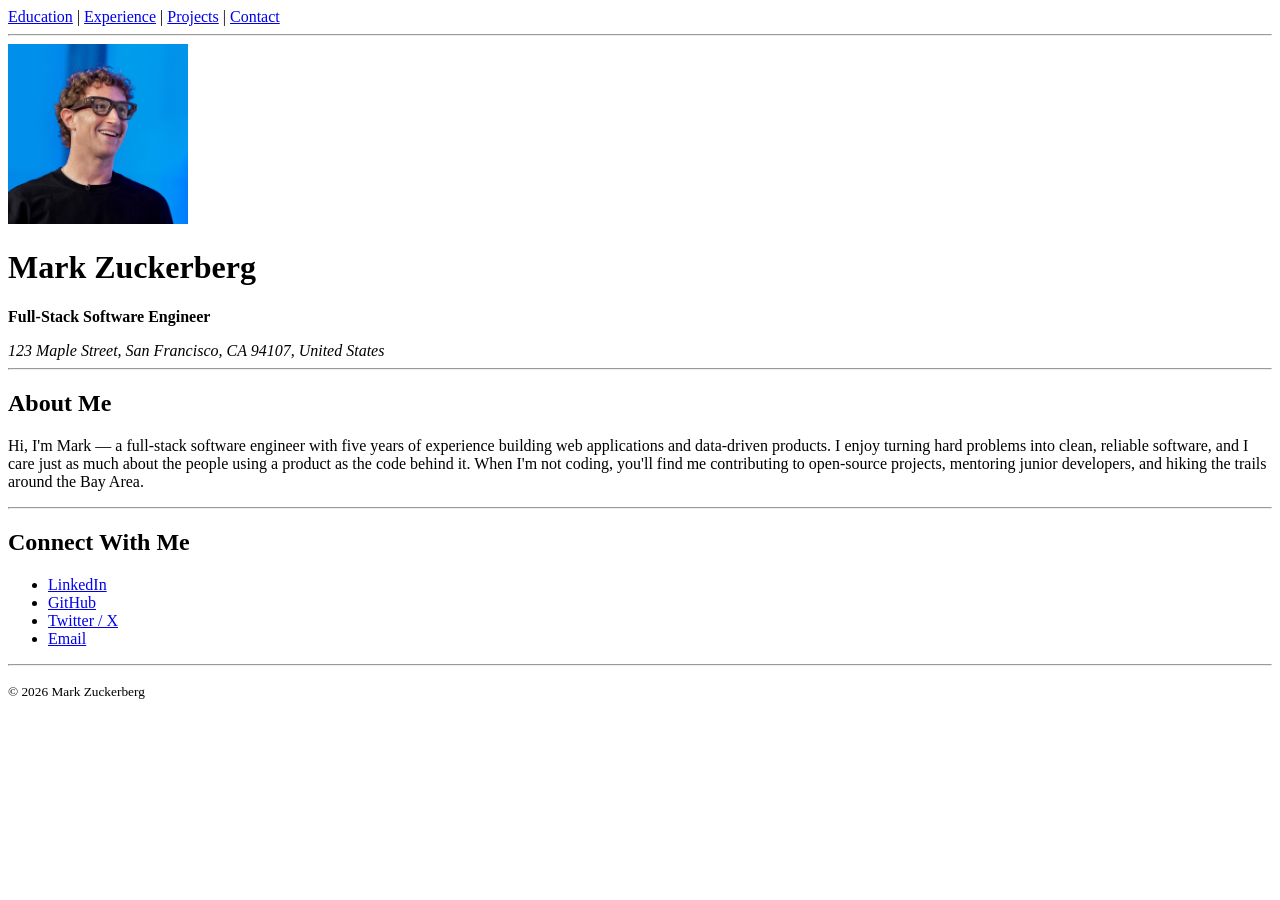
<file: portfolio/index.html>
<!DOCTYPE html>
<html lang="en">

<head>
  <meta charset="UTF-8">
  <meta name="viewport" content="width=device-width, initial-scale=1.0">
  <title>Mark Zuckerberg</title>
</head>

<body>

  <!-- ===== Navigation Bar (same on every page) ===== -->
  <nav>
    <a href="html/education.html">Education</a> |
    <a href="html/experience.html">Experience</a> |
    <a href="html/projects.html">Projects</a> |
    <a href="html/contact.html">Contact</a>
  </nav>

  <hr>

  <!-- ===== Profile Header ===== -->
  <header>
    <img src="images/Mark-Profile.jpg" alt="Profile photo of Mark Zuckerberg" width="180" height="180">
    <h1>Mark Zuckerberg</h1>
    <p><strong>Full-Stack Software Engineer</strong></p>
    <address>
      123 Maple Street, San Francisco, CA 94107, United States
    </address>
  </header>

  <hr>

  <!-- ===== Bio ===== -->
  <section>
    <h2>About Me</h2>
    <p>
      Hi, I'm Mark — a full-stack software engineer with five years of experience
      building web applications and data-driven products. I enjoy turning hard
      problems into clean, reliable software, and I care just as much about the
      people using a product as the code behind it. When I'm not coding, you'll
      find me contributing to open-source projects, mentoring junior developers,
      and hiking the trails around the Bay Area.
    </p>
  </section>

  <hr>

  <!-- ===== Social Links ===== -->
  <section>
    <h2>Connect With Me</h2>
    <ul>
      <li><a href="https://www.linkedin.com/in/yourusername">LinkedIn</a></li>
      <li><a href="https://github.com/yourusername">GitHub</a></li>
      <li><a href="https://twitter.com/yourusername">Twitter / X</a></li>
      <li><a href="mailto:mark.zuckerberg@example.com">Email</a></li>
    </ul>
  </section>

  <hr>

  <footer>
    <p><small>&copy; 2026 Mark Zuckerberg</small></p>
  </footer>

</body>

</html>
</file>
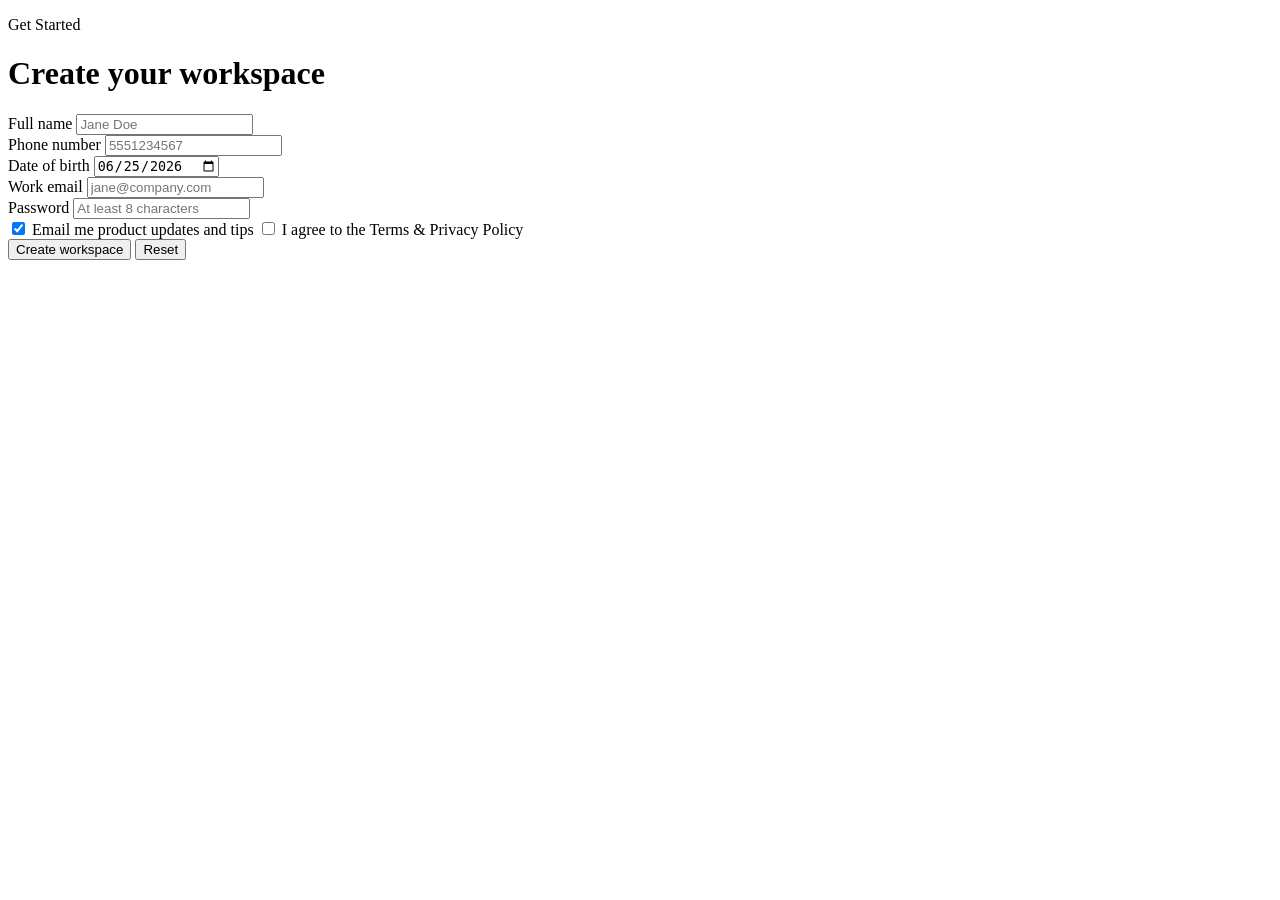
<file: lab/form/form1.html>
<!DOCTYPE html>
<html lang="en">

<head>
  <meta charset="UTF-8">
  <meta name="viewport" content="width=device-width, initial-scale=1.0">
  <title>Create your workspace</title>
  <link href="https://fonts.googleapis.com/css2?family=Baloo+2:wght@400;500;600;700;800&display=swap" rel="stylesheet">
  <!-- <link rel="stylesheet" href="form1.css"> -->
</head>

<body>
  <form class="card">
    <div class="card-header">
      <p class="eyebrow"><span class="dot"></span>Get Started</p>
      <h1>Create your workspace</h1>
    </div>

    <div class="card-body">
      <div class="field">
        <label for="name">Full name</label>
        <input type="text" id="name" placeholder="Jane Doe">
      </div>

      <div class="field">
        <label for="phone">Phone number</label>
        <input type="number" id="phone" placeholder="5551234567">
      </div>

      <div class="field">
        <label for="dob">Date of birth</label>
        <input type="date" id="dob" value="2026-06-25">
      </div>

      <div class="field">
        <label for="email">Work email</label>
        <input type="email" id="email" placeholder="jane@company.com">
      </div>

      <div class="field">
        <label for="password">Password</label>
        <input type="password" id="password" placeholder="At least 8 characters">
      </div>

      <label class="check">
        <input type="checkbox" checked>
        <span>Email me product updates and tips</span>
      </label>

      <label class="check">
        <input type="checkbox">
        <span>I agree to the Terms &amp; Privacy Policy</span>
      </label>

      <div class="buttons">
        <button type="submit" class="btn-primary">Create workspace</button>
        <button type="reset" class="btn-secondary">Reset</button>
      </div>
    </div>
  </form>
</body>

</html>
</file>
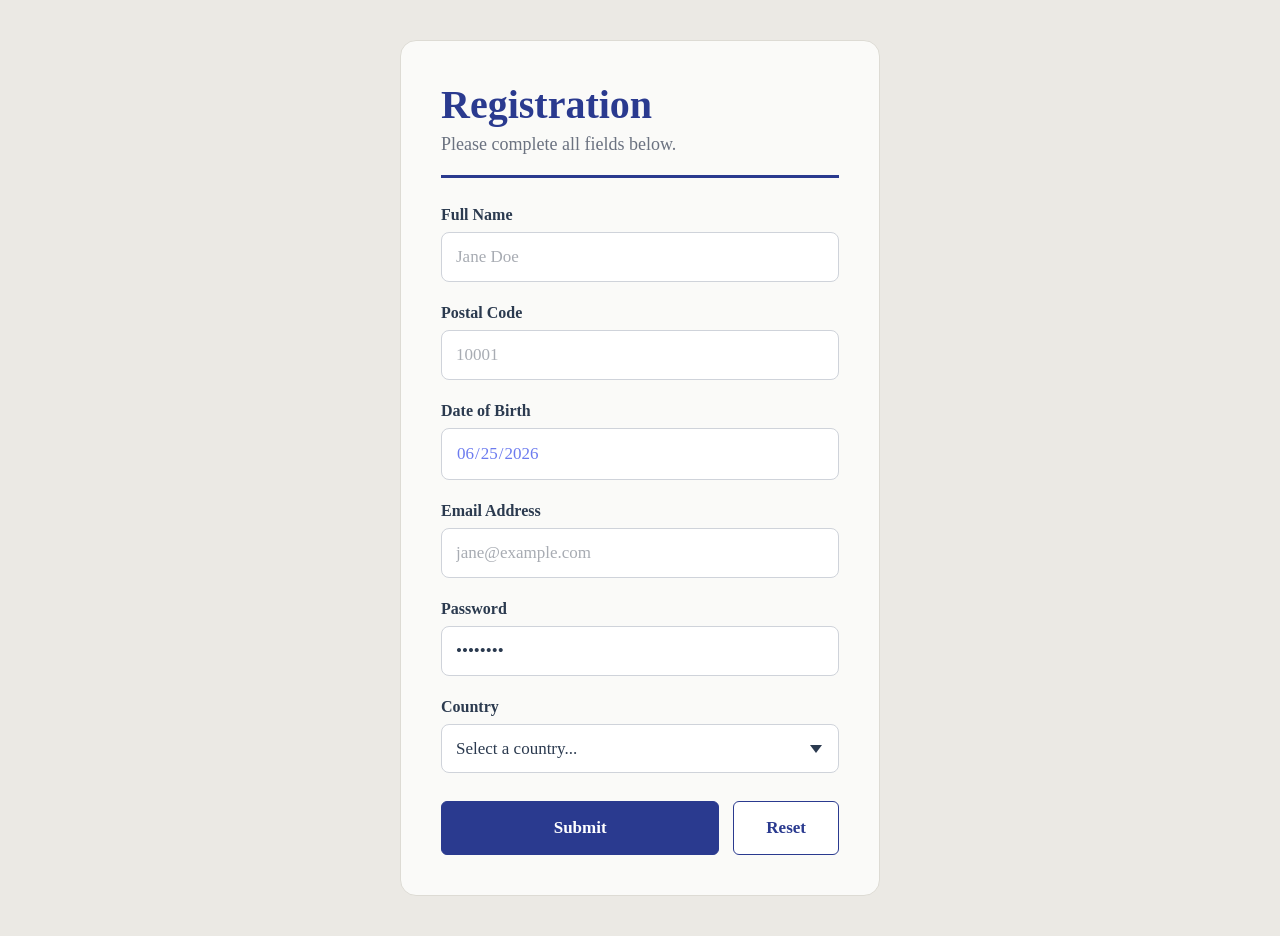
<file: lab/form/form2.html>
<!DOCTYPE html>
<html lang="en">

<head>
  <meta charset="UTF-8">
  <meta name="viewport" content="width=device-width, initial-scale=1.0">
  <title>Registration</title>
  <link rel="stylesheet" href="form2.css">
</head>

<body>
  <form class="card">
    <header class="card-header">
      <h1>Registration</h1>
      <p>Please complete all fields below.</p>
    </header>

    <div class="field">
      <label for="name">Full Name</label>
      <input type="text" id="name" placeholder="Jane Doe">
    </div>

    <div class="field">
      <label for="postal">Postal Code</label>
      <input type="number" id="postal" placeholder="10001">
    </div>

    <div class="field">
      <label for="dob">Date of Birth</label>
      <input type="date" id="dob" value="2026-06-25">
    </div>

    <div class="field">
      <label for="email">Email Address</label>
      <input type="email" id="email" placeholder="jane@example.com">
    </div>

    <div class="field">
      <label for="password">Password</label>
      <input type="password" id="password" value="password">
    </div>

    <div class="field">
      <label for="country">Country</label>
      <select id="country">
        <option value="" selected disabled>Select a country...</option>
        <option>United States</option>
        <option>United Kingdom</option>
        <option>Canada</option>
        <option>Australia</option>
        <option>Bangladesh</option>
      </select>
    </div>

    <div class="buttons">
      <button type="submit" class="btn-primary">Submit</button>
      <button type="reset" class="btn-secondary">Reset</button>
    </div>
  </form>
</body>

</html>
</file>
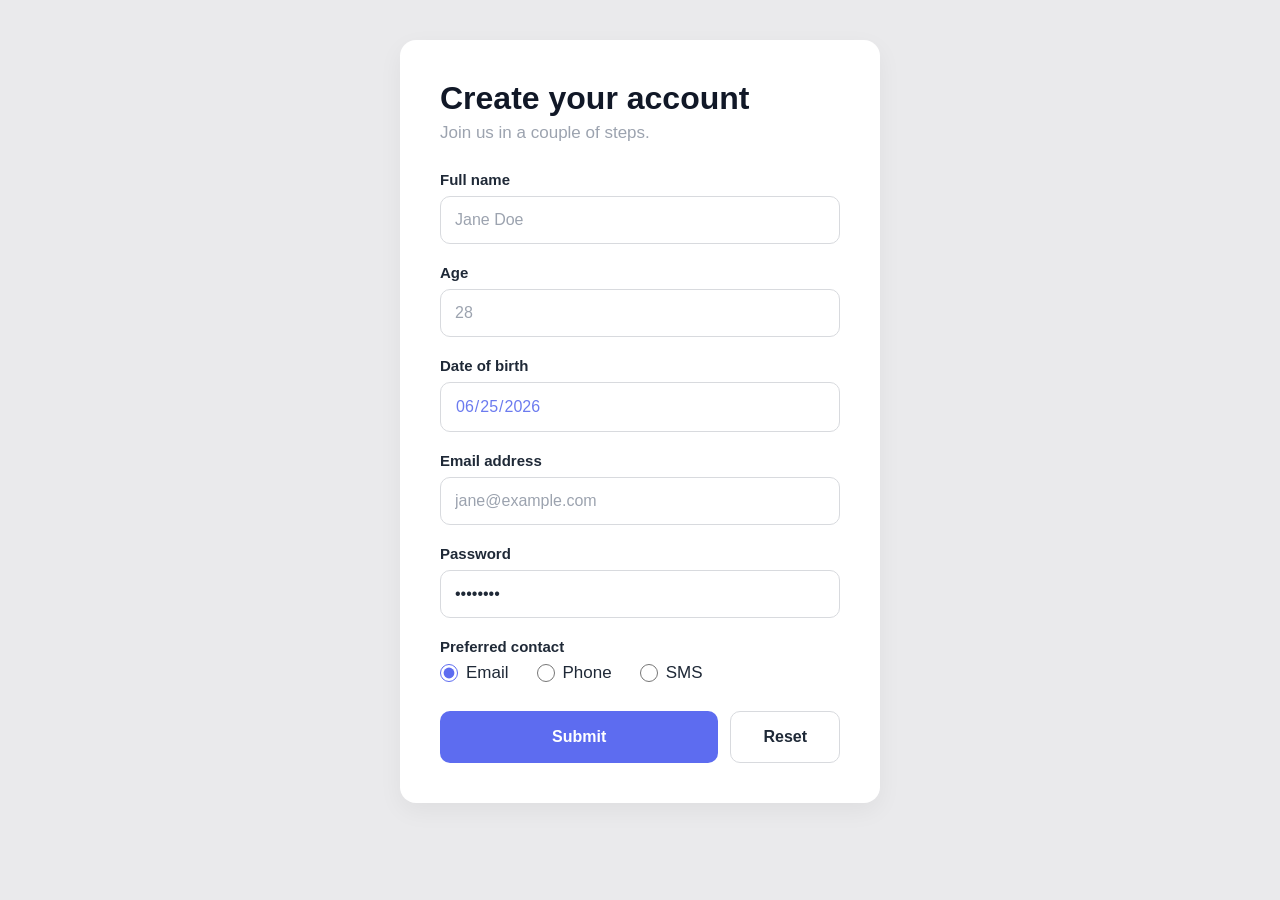
<file: lab/form/form3.html>
<!DOCTYPE html>
<html lang="en">

<head>
  <meta charset="UTF-8">
  <meta name="viewport" content="width=device-width, initial-scale=1.0">
  <title>Create your account</title>
  <link rel="stylesheet" href="form3.css">
</head>

<body>
  <form class="card">
    <header class="card-header">
      <h1>Create your account</h1>
      <p>Join us in a couple of steps.</p>
    </header>

    <div class="field">
      <label for="name">Full name</label>
      <input type="text" id="name" placeholder="Jane Doe">
    </div>

    <div class="field">
      <label for="age">Age</label>
      <input type="number" id="age" placeholder="28">
    </div>

    <div class="field">
      <label for="dob">Date of birth</label>
      <input type="date" id="dob" value="2026-06-25">
    </div>

    <div class="field">
      <label for="email">Email address</label>
      <input type="email" id="email" placeholder="jane@example.com">
    </div>

    <div class="field">
      <label for="password">Password</label>
      <input type="password" id="password" value="password">
    </div>

    <div class="field">
      <p class="group-label">Preferred contact</p>
      <div class="radios">
        <label><input type="radio" name="contact" checked> Email</label>
        <label><input type="radio" name="contact"> Phone</label>
        <label><input type="radio" name="contact"> SMS</label>
      </div>
    </div>

    <div class="buttons">
      <button type="submit" class="btn-primary">Submit</button>
      <button type="reset" class="btn-secondary">Reset</button>
    </div>
  </form>
</body>

</html>
</file>
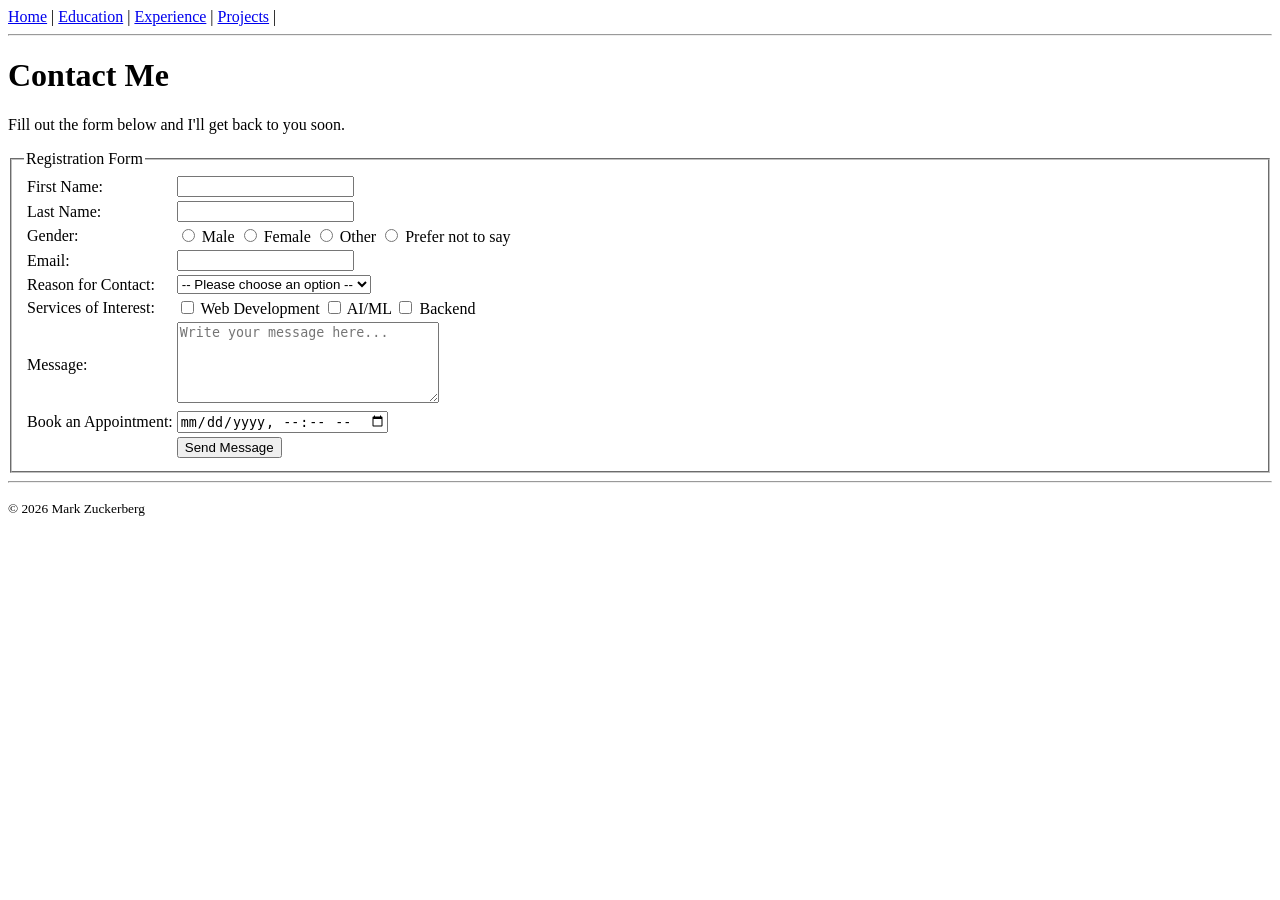
<file: portfolio/html/contact.html>
<!DOCTYPE html>
<html lang="en">

<head>
  <meta charset="UTF-8">
  <meta name="viewport" content="width=device-width, initial-scale=1.0">
  <title>Contact — Mark Zuckerberg</title>
</head>

<body>

  <!-- ===== Navigation Bar ===== -->
  <nav>
    <a href="../index.html">Home</a> |
    <a href="education.html">Education</a> |
    <a href="experience.html">Experience</a> |
    <a href="projects.html">Projects</a> |
  </nav>

  <hr>

  <h1>Contact Me</h1>
  <p>Fill out the form below and I'll get back to you soon.</p>

  <form action="#" method="post">

    <fieldset>
      <legend>Registration Form</legend>

      <table>
        <tr>
          <td><label for="firstName">First Name:</label></td>
          <td><input type="text" id="firstName" name="firstName" required></td>
        </tr>
        <tr>
          <td><label for="lastName">Last Name:</label></td>
          <td><input type="text" id="lastName" name="lastName" required></td>
        </tr>
        <tr>
          <td><label>Gender:</label></td>
          <td>
            <label><input type="radio" name="gender" value="male"> Male</label>
            <label><input type="radio" name="gender" value="female"> Female</label>
            <label><input type="radio" name="gender" value="other"> Other</label>
            <label><input type="radio" name="gender" value="prefer-not"> Prefer not to say</label>
          </td>
        </tr>
        <tr>
          <td><label for="email">Email:</label></td>
          <td><input type="email" id="email" name="email" required></td>
        </tr>
        <tr>
          <td><label for="reason">Reason for Contact:</label><br></td>
          <td><select id="reason" name="reason">
              <option value="">-- Please choose an option --</option>
              <option value="job">Job</option>
              <option value="projects">Projects</option>
              <option value="thesis">Thesis</option>
            </select></td>
        </tr>
        <tr>
          <td><label for="reason">Services of Interest:</label></td>
          <td>
            <label><input type="checkbox" name="services" value="web-development"> Web Development</label>
            <label><input type="checkbox" name="services" value="ai-ml"> AI/ML</label>
            <label><input type="checkbox" name="services" value="backend"> Backend</label>
          </td>
        </tr>
        <tr>
          <td><label for="message">Message:</label></td>
          <td><textarea id="message" name="message" rows="5" cols="30"
              placeholder="Write your message here..."></textarea></td>
        </tr>
        <tr>
          <td><label for="appointment">Book an Appointment:</label></td>
          <td><input type="datetime-local" id="appointment" name="appointment"></td>
        </tr>
        <tr>
          <td></td>
          <td><button type="submit">Send Message</button></td>
        </tr>
      </table>
    </fieldset>
  </form>

  <hr>

  <footer>
    <p><small>&copy; 2026 Mark Zuckerberg</small></p>
  </footer>

</body>

</html>
</file>
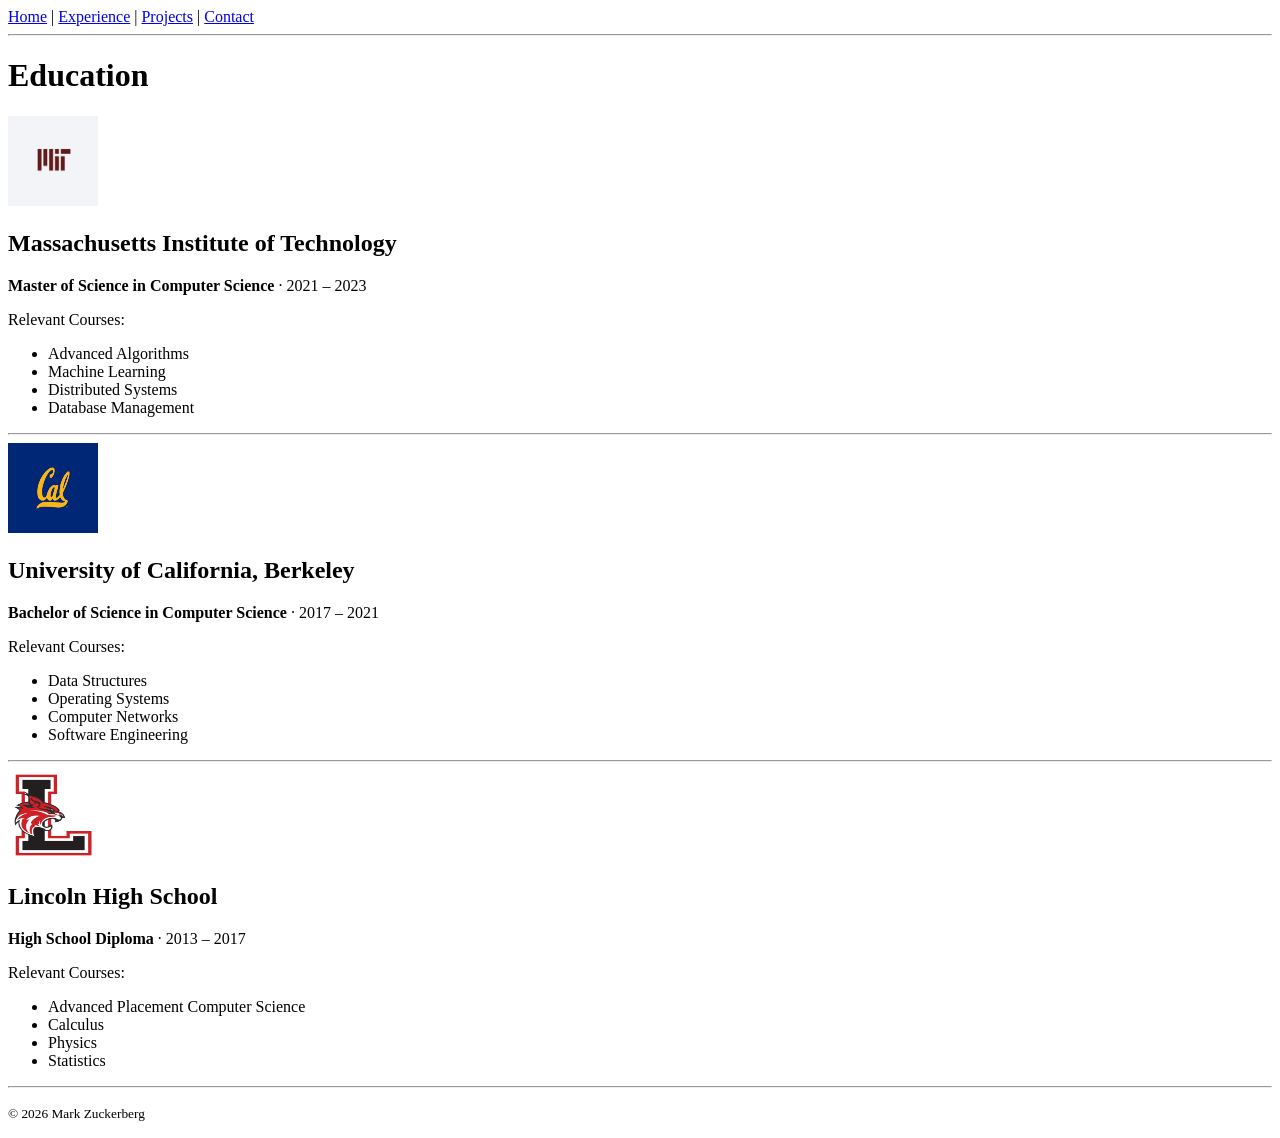
<file: portfolio/html/education.html>
<!DOCTYPE html>
<html lang="en">

<head>
  <meta charset="UTF-8">
  <meta name="viewport" content="width=device-width, initial-scale=1.0">
  <title>Education — Alex Carter</title>
</head>

<body>

  <!-- ===== Navigation Bar ===== -->
  <nav>
    <a href="../index.html">Home</a> |
    <a href="experience.html">Experience</a> |
    <a href="projects.html">Projects</a> |
    <a href="contact.html">Contact</a>
  </nav>

  <hr>

  <h1>Education</h1>

  <!-- ===== Education 1 ===== -->
  <article>
    <img src="../images/MIT-logo.png" alt="Massachusetts Institute of Technology logo" width="90" height="90">
    <h2>Massachusetts Institute of Technology</h2>
    <p><strong>Master of Science in Computer Science</strong> &middot; 2021 – 2023</p>
    <p>Relevant Courses:</p>
    <ul>
      <li>Advanced Algorithms</li>
      <li>Machine Learning</li>
      <li>Distributed Systems</li>
      <li>Database Management</li>
    </ul>
  </article>

  <hr>

  <!-- ===== Education 2 ===== -->
  <article>
    <img src="../images/cal.webp" alt="University of California, Berkeley logo" width="90" height="90">
    <h2>University of California, Berkeley</h2>
    <p><strong>Bachelor of Science in Computer Science</strong> &middot; 2017 – 2021</p>
    <p>Relevant Courses:</p>
    <ul>
      <li>Data Structures</li>
      <li>Operating Systems</li>
      <li>Computer Networks</li>
      <li>Software Engineering</li>
    </ul>
  </article>

  <hr>

  <!-- ===== Education 3 ===== -->
  <article>
    <img src="../images/Lincoln.png" alt="Lincoln High School logo" width="90" height="90">
    <h2>Lincoln High School</h2>
    <p><strong>High School Diploma</strong> &middot; 2013 – 2017</p>
    <p>Relevant Courses:</p>
    <ul>
      <li>Advanced Placement Computer Science</li>
      <li>Calculus</li>
      <li>Physics</li>
      <li>Statistics</li>
    </ul>
  </article>

  <hr>

  <footer>
    <p><small>&copy; 2026 Mark Zuckerberg</small></p>
  </footer>

</body>

</html>
</file>
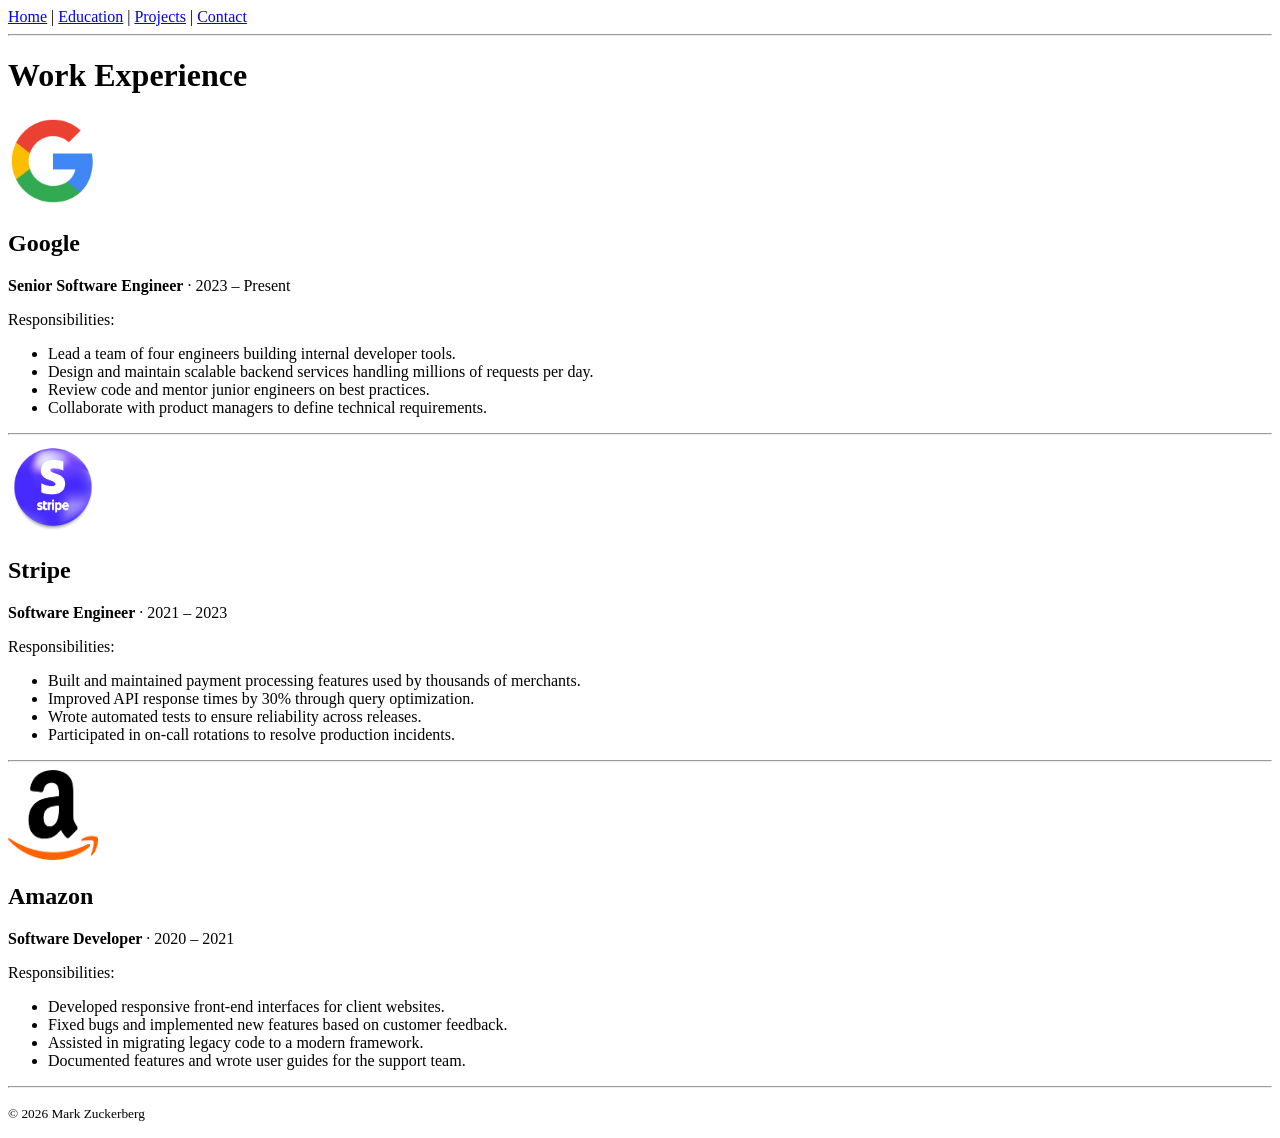
<file: portfolio/html/experience.html>
<!DOCTYPE html>
<html lang="en">

<head>
  <meta charset="UTF-8">
  <meta name="viewport" content="width=device-width, initial-scale=1.0">
  <title>Experience — Alex Carter</title>
</head>

<body>

  <!-- ===== Navigation Bar ===== -->
  <nav>
    <a href="../index.html">Home</a> |
    <a href="education.html">Education</a> |
    <a href="projects.html">Projects</a> |
    <a href="contact.html">Contact</a>
  </nav>

  <hr>

  <h1>Work Experience</h1>

  <!-- ===== Experience 1 ===== -->
  <article>
    <img src="../images/Google.png" alt="Google logo" width="90" height="90">
    <h2>Google</h2>
    <p><strong>Senior Software Engineer</strong> &middot; 2023 – Present</p>
    <p>Responsibilities:</p>
    <ul>
      <li>Lead a team of four engineers building internal developer tools.</li>
      <li>Design and maintain scalable backend services handling millions of requests per day.</li>
      <li>Review code and mentor junior engineers on best practices.</li>
      <li>Collaborate with product managers to define technical requirements.</li>
    </ul>
  </article>

  <hr>

  <!-- ===== Experience 2 ===== -->
  <article>
    <img src="../images/stripe.png" alt="Stripe logo" width="90" height="90">
    <h2>Stripe</h2>
    <p><strong>Software Engineer</strong> &middot; 2021 – 2023</p>
    <p>Responsibilities:</p>
    <ul>
      <li>Built and maintained payment processing features used by thousands of merchants.</li>
      <li>Improved API response times by 30% through query optimization.</li>
      <li>Wrote automated tests to ensure reliability across releases.</li>
      <li>Participated in on-call rotations to resolve production incidents.</li>
    </ul>
  </article>

  <hr>

  <!-- ===== Experience 3 ===== -->
  <article>
    <img src="../images/Amazon.jpeg" alt="Amazon logo" width="90" height="90">
    <h2>Amazon</h2>
    <p><strong>Software Developer</strong> &middot; 2020 – 2021</p>
    <p>Responsibilities:</p>
    <ul>
      <li>Developed responsive front-end interfaces for client websites.</li>
      <li>Fixed bugs and implemented new features based on customer feedback.</li>
      <li>Assisted in migrating legacy code to a modern framework.</li>
      <li>Documented features and wrote user guides for the support team.</li>
    </ul>
  </article>

  <hr>

  <footer>
    <p><small>&copy; 2026 Mark Zuckerberg</small></p>
  </footer>

</body>

</html>
</file>
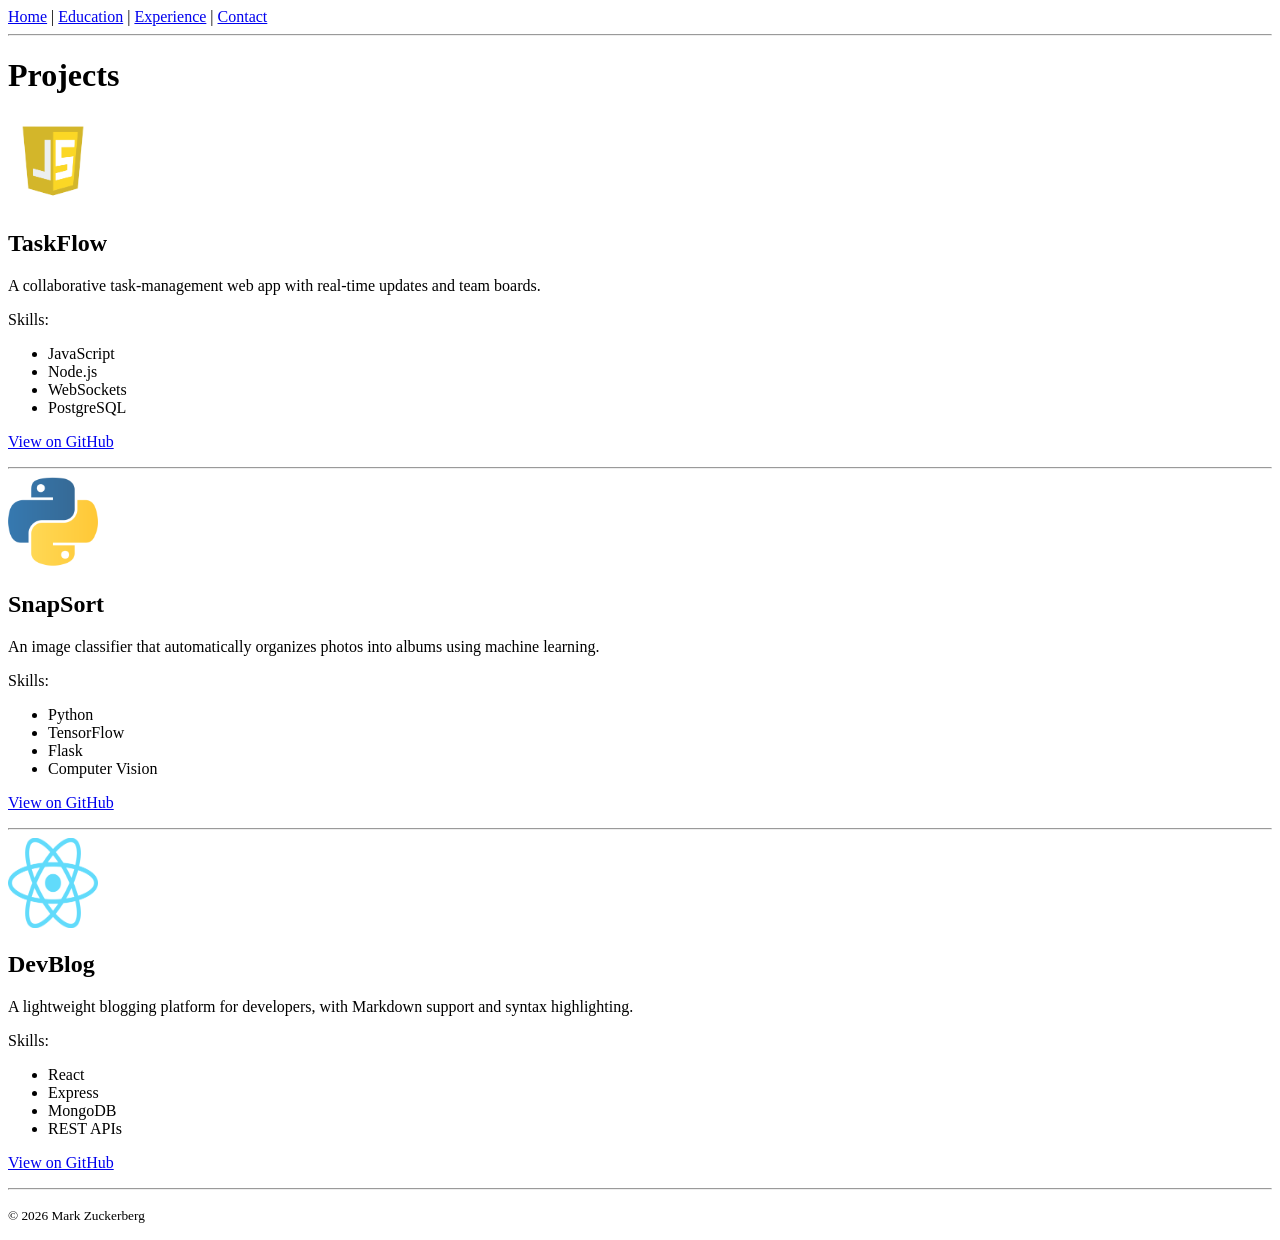
<file: portfolio/html/projects.html>
<!DOCTYPE html>
<html lang="en">

<head>
  <meta charset="UTF-8">
  <meta name="viewport" content="width=device-width, initial-scale=1.0">
  <title>Projects — Alex Carter</title>
</head>

<body>

  <!-- ===== Navigation Bar ===== -->
  <nav>
    <a href="../index.html">Home</a> |
    <a href="education.html">Education</a> |
    <a href="experience.html">Experience</a> |
    <a href="contact.html">Contact</a>
  </nav>

  <hr>

  <h1>Projects</h1>

  <!-- ===== Project 1 ===== -->
  <article>
    <img src="../images/js.png" alt="TaskFlow project logo" width="90" height="90">
    <h2>TaskFlow</h2>
    <p>A collaborative task-management web app with real-time updates and team boards.</p>
    <p>Skills:</p>
    <ul>
      <li>JavaScript</li>
      <li>Node.js</li>
      <li>WebSockets</li>
      <li>PostgreSQL</li>
    </ul>
    <p><a href="https://github.com/yourusername/taskflow">View on GitHub</a></p>
  </article>

  <hr>

  <!-- ===== Project 2 ===== -->
  <article>
    <img src="../images/python.png" alt="SnapSort project logo" width="90" height="90">
    <h2>SnapSort</h2>
    <p>An image classifier that automatically organizes photos into albums using machine learning.</p>
    <p>Skills:</p>
    <ul>
      <li>Python</li>
      <li>TensorFlow</li>
      <li>Flask</li>
      <li>Computer Vision</li>
    </ul>
    <p><a href="https://github.com/yourusername/snapsort">View on GitHub</a></p>
  </article>

  <hr>

  <!-- ===== Project 3 ===== -->
  <article>
    <img src="../images/react.png" alt="DevBlog project logo" width="90" height="90">
    <h2>DevBlog</h2>
    <p>A lightweight blogging platform for developers, with Markdown support and syntax highlighting.</p>
    <p>Skills:</p>
    <ul>
      <li>React</li>
      <li>Express</li>
      <li>MongoDB</li>
      <li>REST APIs</li>
    </ul>
    <p><a href="https://github.com/yourusername/devblog">View on GitHub</a></p>
  </article>

  <hr>

  <footer>
    <p><small>&copy; 2026 Mark Zuckerberg</small></p>
  </footer>

</body>

</html>
</file>
<file: lab/form/form1.css>
* {
  box-sizing: border-box;
  margin: 0;
  padding: 0;
}

body {
  font-family: 'Baloo 2', sans-serif;
  background: #e8e8eb;
  display: flex;
  justify-content: center;
  padding: 40px 20px;
}

.card {
  width: 100%;
  max-width: 480px;
  background: #ffffff;
  border-radius: 24px;
  overflow: hidden;
  box-shadow: 0 10px 30px rgba(0, 0, 0, 0.06);
}

/* Dark header */
.card-header {
  background: #141d33;
  padding: 32px;
}

.eyebrow {
  display: flex;
  align-items: center;
  gap: 8px;
  color: #7a8bff;
  font-size: 13px;
  font-weight: 700;
  letter-spacing: 1.5px;
  text-transform: uppercase;
  margin-bottom: 10px;
}

.dot {
  width: 12px;
  height: 12px;
  background: #6b7cff;
  border-radius: 3px;
}

.card-header h1 {
  color: #ffffff;
  font-size: 34px;
  font-weight: 800;
}

/* Body */
.card-body {
  padding: 32px;
}

.field {
  margin-bottom: 20px;
}

label {
  display: block;
  font-size: 15px;
  font-weight: 700;
  color: #2b3247;
  margin-bottom: 8px;
}

input[type="text"],
input[type="number"],
input[type="email"],
input[type="password"],
input[type="date"] {
  width: 100%;
  background: #eef0f6;
  border: none;
  border-radius: 12px;
  padding: 16px;
  font-size: 16px;
  font-family: inherit;
  color: #2b3247;
}

input::placeholder {
  color: #9aa0ac;
}

input[type="date"] {
  color: #6c7bef;
}

input[type="date"]::-webkit-calendar-picker-indicator {
  display: none;
}

input:focus {
  outline: 2px solid #6b7cff;
}

/* Checkboxes */
.check {
  display: flex;
  align-items: center;
  gap: 12px;
  font-size: 16px;
  font-weight: 500;
  color: #2b3247;
  margin-bottom: 14px;
}

.check input {
  width: 20px;
  height: 20px;
  accent-color: #6b7cff;
}

/* Buttons */
.buttons {
  display: flex;
  gap: 12px;
  margin-top: 24px;
}

.btn-primary,
.btn-secondary {
  border: none;
  border-radius: 12px;
  padding: 18px;
  font-size: 16px;
  font-weight: 700;
  font-family: inherit;
  cursor: pointer;
}

.btn-primary {
  flex: 1;
  background: #6b7cff;
  color: #ffffff;
}

.btn-secondary {
  background: #eef0f6;
  color: #2b3247;
  padding-left: 32px;
  padding-right: 32px;
}
</file>
<file: lab/form/form2.css>
* {
  box-sizing: border-box;
  margin: 0;
  padding: 0;
}

body {
  font-family: Georgia, 'Times New Roman', serif;
  background: #ebe9e4;
  display: flex;
  justify-content: center;
  padding: 40px 20px;
}

.card {
  width: 100%;
  max-width: 480px;
  background: #fafaf8;
  border: 1px solid #dddbd4;
  border-radius: 16px;
  padding: 40px;
}

/* Header */
.card-header {
  border-bottom: 3px solid #2a3a8f;
  padding-bottom: 20px;
  margin-bottom: 28px;
}

.card-header h1 {
  color: #2a3a8f;
  font-size: 40px;
  font-weight: 700;
  margin-bottom: 6px;
}

.card-header p {
  color: #6b7280;
  font-size: 18px;
}

/* Fields */
.field {
  margin-bottom: 22px;
}

label {
  display: block;
  font-size: 16px;
  font-weight: 700;
  color: #2b3a4f;
  margin-bottom: 8px;
}

input,
select {
  width: 100%;
  background: #ffffff;
  border: 1px solid #cfd3da;
  border-radius: 8px;
  padding: 14px;
  font-size: 17px;
  font-family: inherit;
  color: #2b3a4f;
}

input::placeholder {
  color: #a8acb3;
}

input[type="date"] {
  color: #6c7bef;
}

input[type="date"]::-webkit-calendar-picker-indicator {
  display: none;
}

input:focus,
select:focus {
  outline: 2px solid #2a3a8f;
}

/* Country dropdown with custom arrow */
select {
  appearance: none;
  -webkit-appearance: none;
  padding-right: 40px;
  background-image: url("data:image/svg+xml;utf8,<svg xmlns='http://www.w3.org/2000/svg' width='12' height='8' viewBox='0 0 12 8'><path d='M0 0 L12 0 L6 8 Z' fill='%232b3a4f'/></svg>");
  background-repeat: no-repeat;
  background-position: right 16px center;
}

/* Buttons */
.buttons {
  display: flex;
  gap: 14px;
  margin-top: 28px;
}

.btn-primary,
.btn-secondary {
  border-radius: 6px;
  padding: 16px;
  font-size: 17px;
  font-weight: 700;
  font-family: inherit;
  cursor: pointer;
}

.btn-primary {
  flex: 1;
  background: #2a3a8f;
  color: #ffffff;
  border: 1px solid #2a3a8f;
}

.btn-secondary {
  background: #ffffff;
  color: #2a3a8f;
  border: 1px solid #2a3a8f;
  padding-left: 32px;
  padding-right: 32px;
}
</file>
<file: lab/form/form3.css>
* {
  box-sizing: border-box;
  margin: 0;
  padding: 0;
}

body {
  font-family: -apple-system, BlinkMacSystemFont, "Segoe UI", Roboto, Helvetica, Arial, sans-serif;
  background: #eaeaec;
  display: flex;
  justify-content: center;
  padding: 40px 20px;
}

.card {
  width: 100%;
  max-width: 480px;
  background: #ffffff;
  border-radius: 16px;
  padding: 40px;
  box-shadow: 0 8px 24px rgba(0, 0, 0, 0.05);
}

/* Header */
.card-header {
  margin-bottom: 28px;
}

.card-header h1 {
  color: #111827;
  font-size: 32px;
  font-weight: 700;
  margin-bottom: 6px;
}

.card-header p {
  color: #9ca3af;
  font-size: 17px;
}

/* Fields */
.field {
  margin-bottom: 20px;
}

label,
.group-label {
  display: block;
  font-size: 15px;
  font-weight: 700;
  color: #1f2937;
  margin-bottom: 8px;
}

input[type="text"],
input[type="number"],
input[type="email"],
input[type="password"],
input[type="date"] {
  width: 100%;
  background: #ffffff;
  border: 1px solid #d8dade;
  border-radius: 10px;
  padding: 14px;
  font-size: 16px;
  font-family: inherit;
  color: #1f2937;
}

input::placeholder {
  color: #9ca3af;
}

input[type="date"] {
  color: #6c7bef;
}

input[type="date"]::-webkit-calendar-picker-indicator {
  display: none;
}

input:focus {
  outline: 2px solid #5d6cf0;
}

/* Radio group */
.radios {
  display: flex;
  gap: 28px;
}

.radios label {
  display: flex;
  align-items: center;
  gap: 8px;
  font-size: 17px;
  font-weight: 400;
  color: #1f2937;
  margin-bottom: 0;
}

.radios input {
  width: 18px;
  height: 18px;
  accent-color: #5d6cf0;
}

/* Buttons */
.buttons {
  display: flex;
  gap: 12px;
  margin-top: 28px;
}

.btn-primary,
.btn-secondary {
  border-radius: 10px;
  padding: 16px;
  font-size: 16px;
  font-weight: 700;
  font-family: inherit;
  cursor: pointer;
}

.btn-primary {
  flex: 1;
  background: #5d6cf0;
  color: #ffffff;
  border: none;
}

.btn-secondary {
  background: #ffffff;
  color: #1f2937;
  border: 1px solid #d8dade;
  padding-left: 32px;
  padding-right: 32px;
}
</file>
